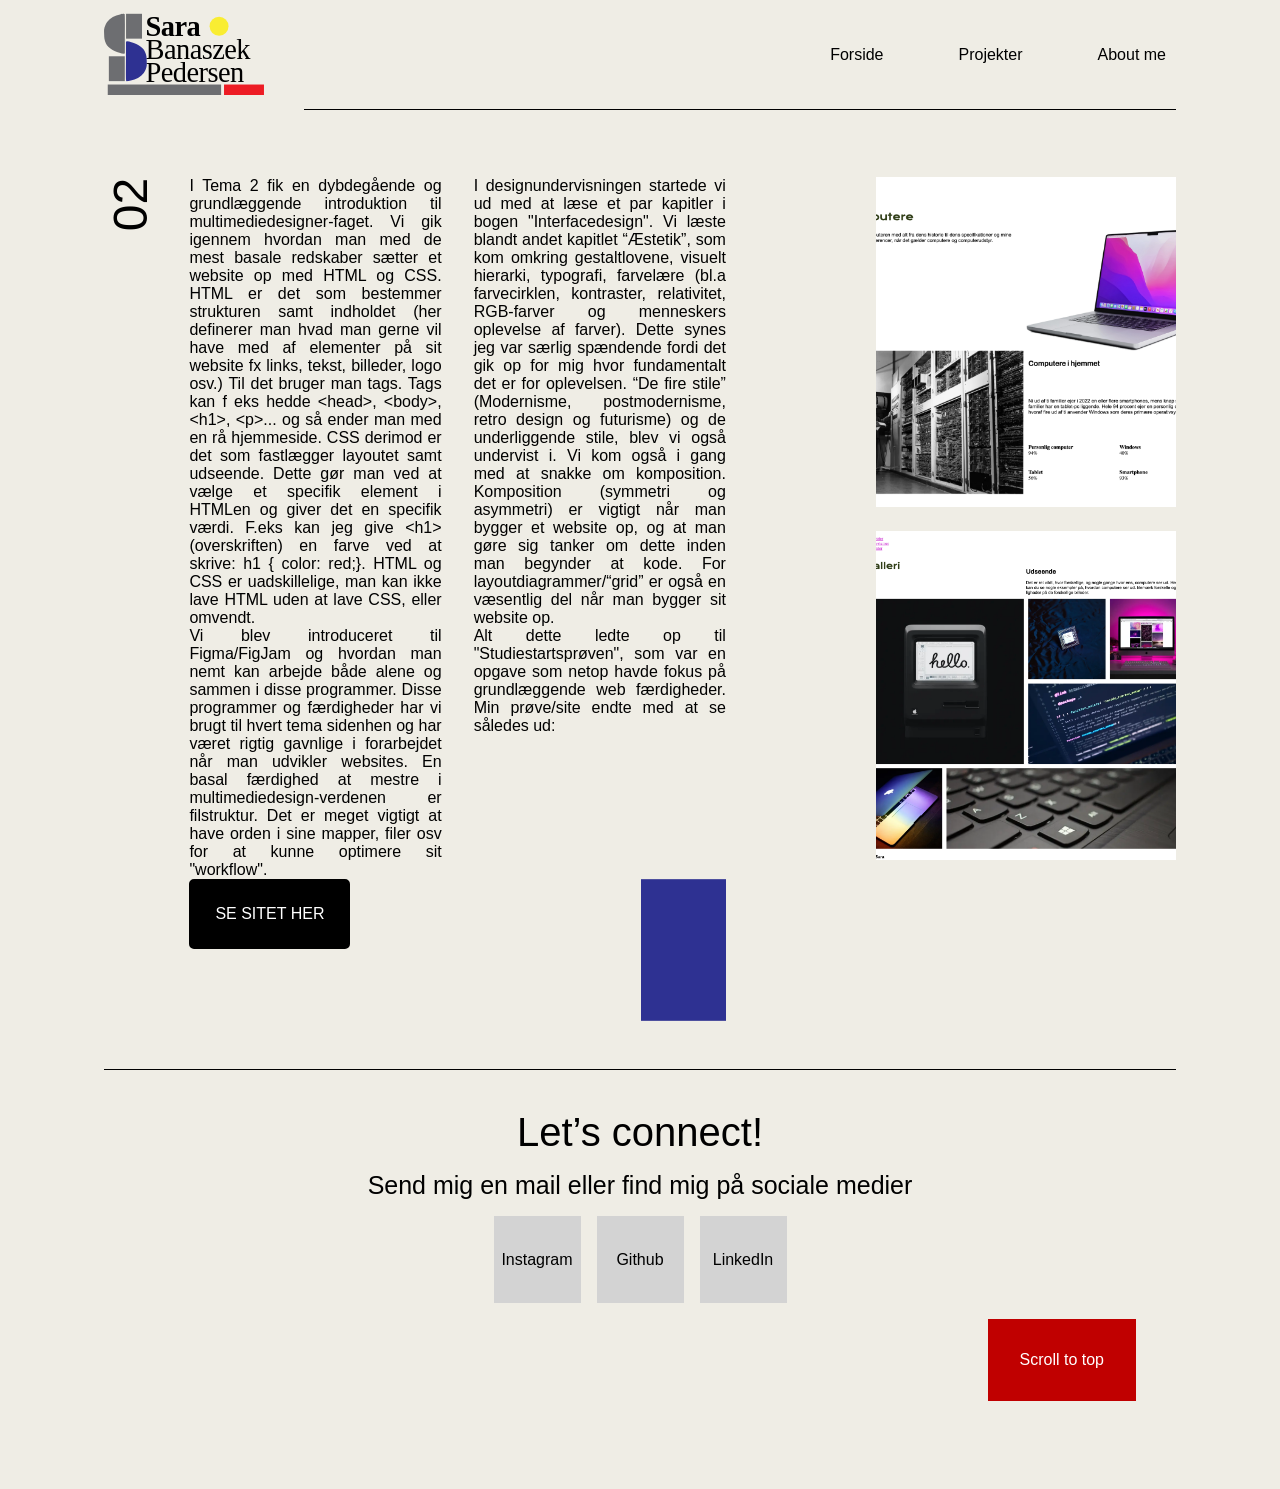
<file: tema02.html>
<!DOCTYPE html>
<html lang="da">

<head>
    <meta charset="UTF-8">
    <meta name="viewport" content="width=device-width, initial-scale=1.0">
    <title>Document</title>
    <link rel="stylesheet" href="general.css">
    <link rel="stylesheet" href="tema02.css">
    <link rel="icon" type="image/x-icon" href="svg/favicon_kvadrat.svg">
</head>

<body>
    <header>
        <div class="menu_container">
            <div class="left">
                <div class="logo">
                    <a href="index.html">
                        <img src="svg/logoet.svg" alt="Logo">
                    </a>
                </div>
            </div>
            <nav class="center">
                <ul class="menu">
                    <li><a href="index.html">Forside</a></li>
                    <li><a href="projekter.html">Projekter</a></li>
                    <li><a href="about_me.html">About me</a></li>
                </ul>
            </nav>

            <div class="right">
                <button class="burger">
                    <span class="line"></span>
                    <span class="line"></span>
                    <span class="line"></span>
                </button>
            </div>
        </div>
    </header>
    <main>
        <div class="tema2-container">
            <div class="tema_txt-container">
                <div class="number">
                    <h3>02</h3>
                </div>
                <div class="tema2info">
                    <div class="text02">
                        <p>I Tema 2 fik en dybdegående og grundlæggende introduktion til multimediedesigner-faget. Vi
                            gik
                            igennem
                            hvordan man med de mest basale redskaber sætter et website op med HTML og CSS.
                            HTML er det som bestemmer strukturen samt indholdet (her definerer man hvad man gerne vil
                            have
                            med
                            af elementer på sit website fx links, tekst, billeder, logo osv.) Til det bruger man tags.
                            Tags
                            kan
                            f
                            eks
                            hedde

                            &lt;head&gt;,

                            &lt;body&gt;,&lt;h1&gt;, &lt;p&gt;... og så ender man med en rå hjemmeside.
                            CSS derimod er det som fastlægger layoutet samt udseende. Dette gør man ved at vælge et
                            specifik element i HTMLen og giver det en specifik værdi. F.eks kan jeg give
                            &lt;h1&gt; (overskriften) en farve ved at skrive: h1 { color: red;}.
                            HTML og CSS er uadskillelige, man kan ikke lave HTML uden at lave CSS, eller omvendt.
                        </p>
                        <p>Vi blev introduceret til Figma/FigJam og hvordan man nemt kan arbejde både alene og sammen i
                            disse
                            programmer. Disse programmer og færdigheder har vi brugt til hvert tema sidenhen og har
                            været
                            rigtig
                            gavnlige i forarbejdet når man udvikler websites.
                            En basal færdighed at mestre i multimediedesign-verdenen er filstruktur. Det er meget
                            vigtigt at
                            have
                            orden i sine mapper, filer osv for at kunne optimere sit "workflow".
                        </p>
                    </div>
                    <div class="text02">
                        <p>I designundervisningen startede vi ud med at læse et par kapitler i bogen "Interfacedesign".
                            Vi læste blandt
                            andet
                            kapitlet “Æstetik”, som kom omkring gestaltlovene, visuelt hierarki, typografi, farvelære
                            (bl.a
                            farvecirklen, kontraster, relativitet, RGB-farver og menneskers oplevelse af farver). Dette
                            synes
                            jeg
                            var særlig spændende fordi det gik op for mig hvor fundamentalt det er for oplevelsen.
                            “De fire stile” (Modernisme, postmodernisme, retro design og futurisme) og de underliggende
                            stile,
                            blev
                            vi også undervist i.
                            Vi kom også i gang med at snakke om komposition. Komposition (symmetri og asymmetri) er
                            vigtigt
                            når
                            man
                            bygger et website op, og at man gøre sig tanker om dette inden man begynder at kode. For
                            layoutdiagrammer/“grid” er også en væsentlig del når man bygger sit website op.
                        </p>
                        <p>Alt dette ledte op til "Studiestartsprøven", som var en opgave som netop havde fokus på
                            grundlæggende
                            web
                            færdigheder. Min prøve/site endte med at se således ud:</p>

                    </div>
                </div>
                <a class="site-link" href="https://sarabape.github.io/studiestartspr-ve_website/"> SE SITET HER</a>
                <div class="figur">
                    <img src="svg/lodret_blaa.svg" alt="blåfigur">
                </div>
            </div>

            <div class="tema2_img-container">
                <div class="tema2_img">
                    <img src="billeder_til_eksamen/forside_tema2.png" alt="tema2">
                </div>
                <div class="tema2_img">
                    <img src="billeder_til_eksamen/galleri_tema2.html.png" alt="tema02">
                </div>

            </div>
        </div>


    </main>
    <footer>
        <div class="footer-container">
            <div class="footer-text">
                <h2>Let’s connect!</h2>
            </div>
            <div class="footer-text2">
                <h3>Send mig en mail eller find mig på sociale medier</h3>
            </div>
            <div class="iconer">
                <ul>
                    <li><a href="https://www.instagram.com/sarabanaszek/">Instagram</a></li>
                    <li><a href="https://github.com/SaraBaPe">Github</a></li>
                    <li><a href="https://www.linkedin.com/in/sara-pedersen-55495a3a3/">LinkedIn</a></li>
                </ul>
            </div>
            <div class="tilbage-knap">
                <a href="#">Scroll to top</a>
            </div>
        </div>
    </footer>
    <script src="menu.js"></script>
</body>

</html>
</file>
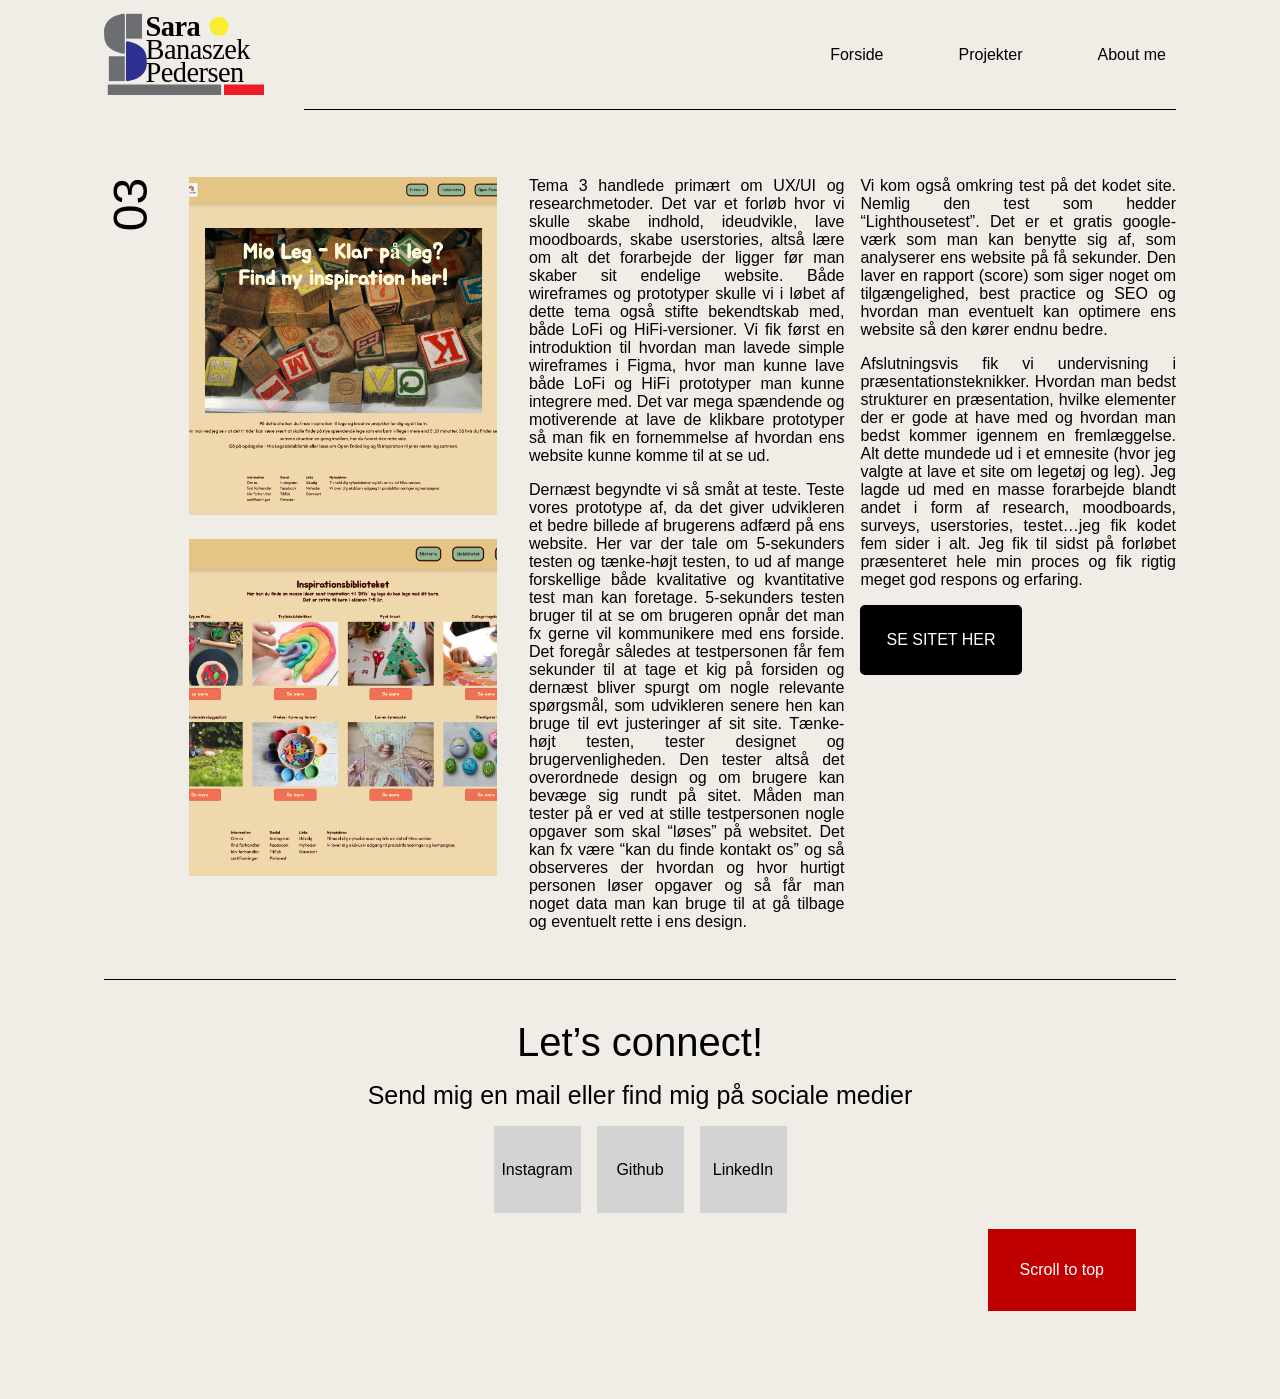
<file: tema03.html>
<!DOCTYPE html>
<html lang="da">

<head>
    <meta charset="UTF-8">
    <meta name="viewport" content="width=device-width, initial-scale=1.0">
    <title>Document</title>
    <link rel="stylesheet" href="general.css">
    <link rel="stylesheet" href="tema03.css">
    <link rel="icon" type="image/x-icon" href="svg/favicon_kvadrat.svg">
</head>

<body>
    <header>
        <div class="menu_container">
            <div class="left">
                <div class="logo">
                    <a href="index.html">
                        <img src="svg/logoet.svg" alt="Logo">
                    </a>
                </div>
            </div>
            <nav class="center">
                <ul class="menu">
                    <li><a href="index.html">Forside</a></li>
                    <li><a href="projekter.html">Projekter</a></li>
                    <li><a href="about_me.html">About me</a></li>
                </ul>
            </nav>

            <div class="right">
                <button class="burger">
                    <span class="line"></span>
                    <span class="line"></span>
                    <span class="line"></span>
                </button>
            </div>
        </div>
    </header>
    <main>

        <div class="tema3-container">
            <div class="number">
                <h3>03</h3>
            </div>
            <div class="tema3-images">
                <div class="img_03"><img src="billeder_til_eksamen/forside_tema3.png" alt="tema3">
                </div>
                <div class="img_03">
                    <img src="billeder_til_eksamen/katalog_tema3.html.png" alt="tema03">
                </div>
            </div>

            <div class="tema3_txt-container">
                <div class="text03">
                    <p>Tema 3 handlede primært om UX/UI og researchmetoder. Det var et forløb hvor vi skulle skabe
                        indhold,
                        ideudvikle, lave moodboards, skabe userstories, altså lære om alt det forarbejde der ligger før
                        man
                        skaber sit endelige website.

                        Både wireframes og prototyper skulle vi i løbet af dette tema også stifte bekendtskab med, både
                        LoFi og
                        HiFi-versioner. Vi fik først en introduktion til hvordan man lavede simple wireframes i Figma,
                        hvor
                        man
                        kunne lave både LoFi og HiFi prototyper man kunne integrere med. Det var mega spændende og
                        motiverende
                        at lave de klikbare prototyper så man fik en fornemmelse af hvordan ens website kunne komme til
                        at
                        se
                        ud.
                    </p>
                    <p>Dernæst begyndte vi så småt at teste. Teste vores prototype af, da det giver udvikleren et bedre
                        billede
                        af brugerens adfærd på ens website. Her var der tale om 5-sekunders testen og tænke-højt testen,
                        to
                        ud
                        af mange forskellige både kvalitative og kvantitative test man kan foretage.
                        5-sekunders testen bruger til at se om brugeren opnår det man fx gerne vil kommunikere med ens
                        forside. Det foregår således at testpersonen får fem sekunder til at tage et kig på forsiden og
                        dernæst
                        bliver spurgt om nogle relevante spørgsmål, som udvikleren senere hen kan bruge til evt
                        justeringer
                        af
                        sit site.
                        Tænke-højt testen, tester designet og brugervenligheden. Den tester altså det overordnede design
                        og
                        om
                        brugere kan bevæge sig rundt på sitet. Måden man tester på er ved at stille testpersonen nogle
                        opgaver
                        som skal “løses” på websitet. Det kan fx være “kan du finde kontakt os” og så observeres der
                        hvordan
                        og
                        hvor hurtigt personen løser opgaver og så får man noget data man kan bruge til at gå tilbage og
                        eventuelt rette i ens design.
                    </p>
                </div>
                <div class="text03">
                    <p>Vi kom også omkring test på det kodet site. Nemlig den test som hedder “Lighthousetest”. Det er
                        et
                        gratis
                        google-værk som man kan benytte sig af, som analyserer ens website på få sekunder. Den laver en
                        rapport
                        (score) som siger noget om tilgængelighed, best practice og SEO og hvordan man eventuelt kan
                        optimere
                        ens website så den kører endnu bedre.</p>
                    <p>Afslutningsvis fik vi undervisning i præsentationsteknikker. Hvordan man bedst strukturer en
                        præsentation, hvilke elementer der er gode at have med og hvordan man bedst kommer igennem en
                        fremlæggelse.
                        Alt dette mundede ud i et emnesite (hvor jeg valgte at lave et site om legetøj og leg). Jeg
                        lagde ud
                        med
                        en masse forarbejde blandt andet i form af research, moodboards, surveys, userstories,
                        testet…jeg
                        fik
                        kodet fem sider i alt. Jeg fik til sidst på forløbet præsenteret hele min proces og fik rigtig
                        meget
                        god
                        respons og erfaring.</p>
                    <a class="site-link" href="https://sarabape.github.io/tema3_emnesite/">SE SITET HER</a>

                </div>

            </div>


        </div>
    </main>
    <footer>
        <div class="footer-container">
            <div class="footer-text">
                <h2>Let’s connect!</h2>
            </div>
            <div class="footer-text2">
                <h3>Send mig en mail eller find mig på sociale medier</h3>
            </div>
            <div class="iconer">
                <ul>
                    <li><a href="https://www.instagram.com/sarabanaszek/">Instagram</a></li>
                    <li><a href="https://github.com/SaraBaPe">Github</a></li>
                    <li><a href="https://www.linkedin.com/in/sara-pedersen-55495a3a3/">LinkedIn</a></li>
                </ul>
            </div>
            <div class="tilbage-knap">
                <a href="#">Scroll to top</a>
            </div>
        </div>
    </footer>
    <script src="menu.js"></script>
</body>

</html>
</file>
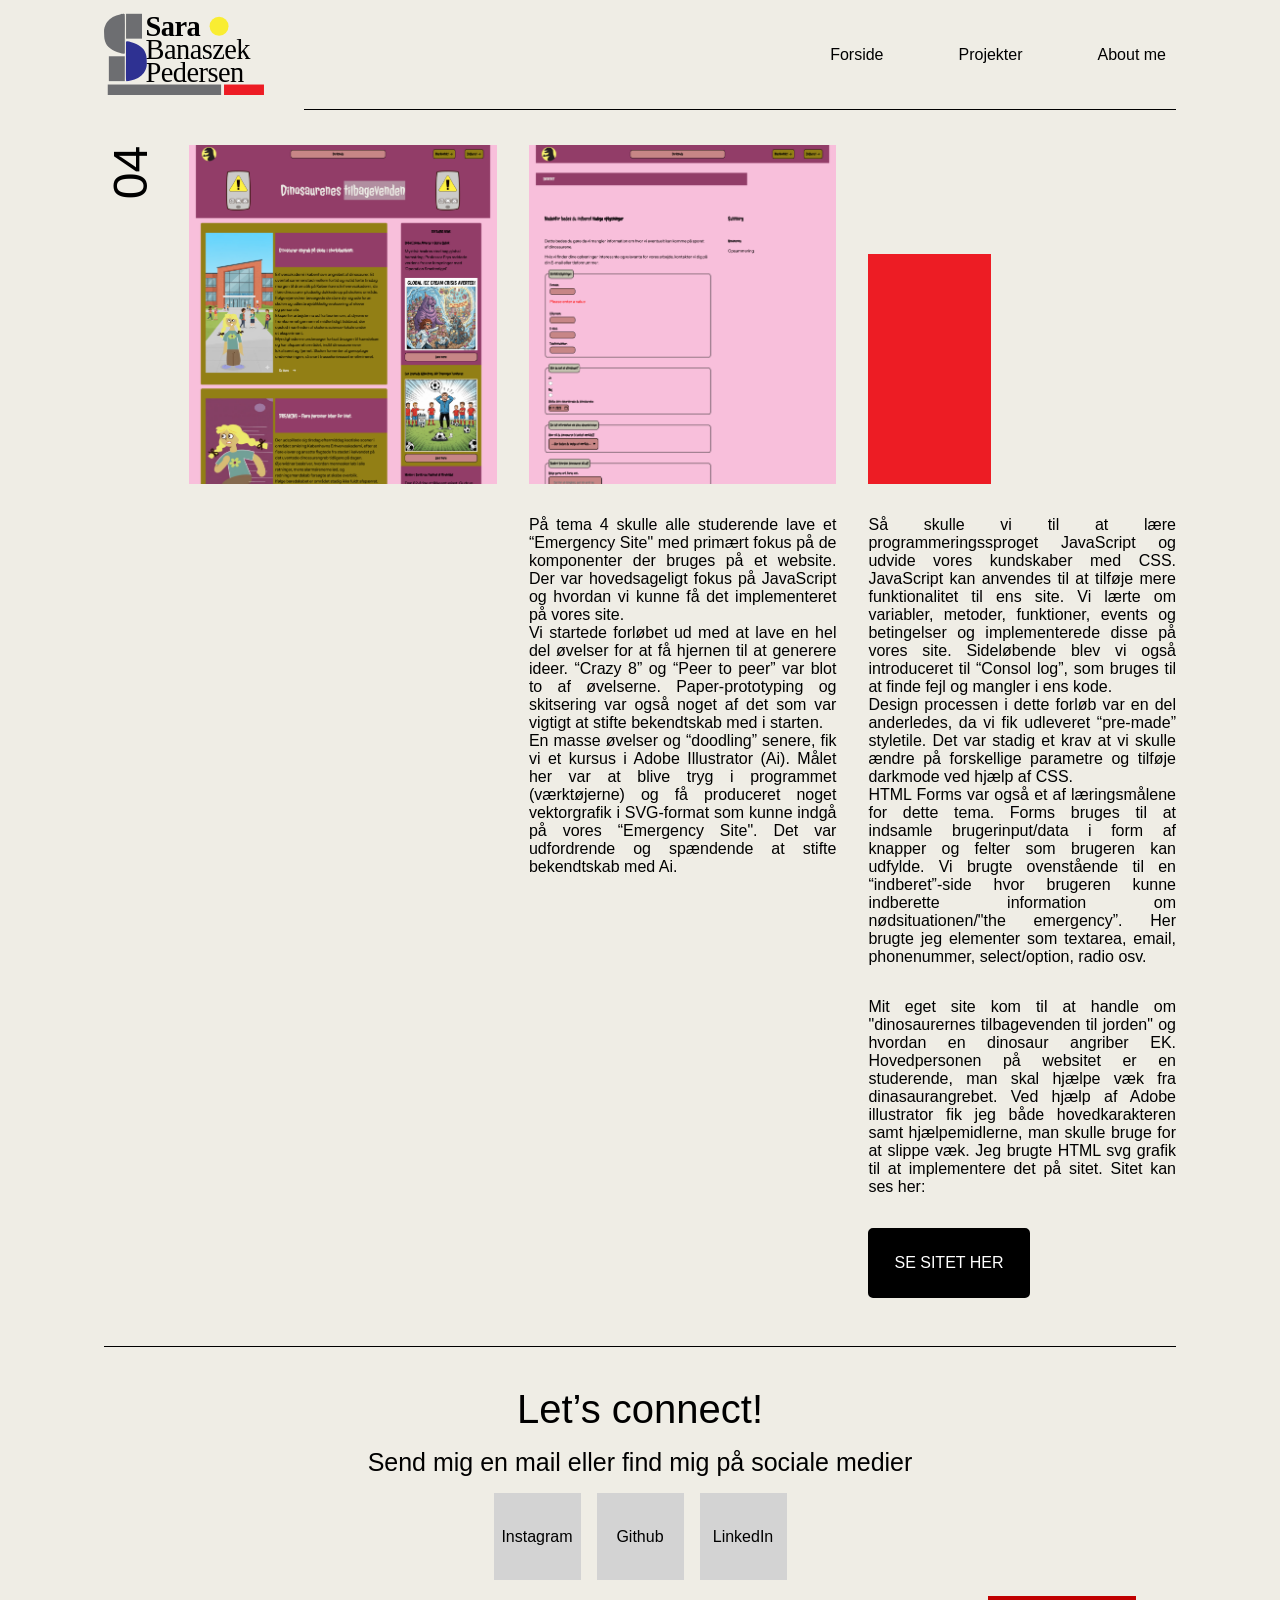
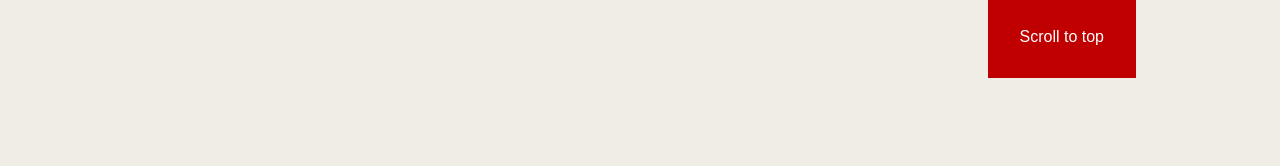
<file: tema04.html>
<!DOCTYPE html>
<html lang="da">

<head>
    <meta charset="UTF-8">
    <meta name="viewport" content="width=device-width, initial-scale=1.0">
    <title>Document</title>
    <link rel="stylesheet" href="general.css">
    <link rel="stylesheet" href="tema04.css">
    <link rel="icon" type="image/x-icon" href="svg/favicon_kvadrat.svg">
</head>

<body>
    <header>
        <div class="menu_container">
            <div class="left">
                <div class="logo">
                    <a href="index.html">
                        <img src="svg/logoet.svg" alt="Logo">
                    </a>
                </div>
            </div>
            <nav class="center">
                <ul class="menu">
                    <li><a href="index.html">Forside</a></li>
                    <li><a href="projekter.html">Projekter</a></li>
                    <li><a href="about_me.html">About me</a></li>
                </ul>
            </nav>

            <div class="right">
                <button class="burger">
                    <span class="line"></span>
                    <span class="line"></span>
                    <span class="line"></span>
                </button>
            </div>
        </div>
    </header>
    <main>
        <div class="tema4-container">
            <div class="number">
                <h3>04</h3>
            </div>




            <div class="img_tema4"><img src="billeder_til_eksamen/forside_tema4.html.png" alt="tema4">
            </div>
            <div class="img_tema4">
                <img src="billeder_til_eksamen/indberet_tema4.html.png" alt="tema04">
            </div>
            <div class="roed_kasse">
                <img src="svg/lodret_roed.svg" alt="rød kasse">
            </div>



            <div class="tema4_txt-container">
                <div class="text_4">
                    <p>På tema 4 skulle alle studerende lave et “Emergency Site" med primært fokus på de komponenter der
                        bruges
                        på et website. Der var hovedsageligt fokus på JavaScript og hvordan vi kunne få det
                        implementeret på
                        vores site.</p>
                    <p>Vi startede forløbet ud med at lave en hel del øvelser for at få hjernen til at generere ideer.
                        “Crazy 8”
                        og “Peer to peer” var blot to af øvelserne. Paper-prototyping og skitsering var også noget af
                        det
                        som
                        var vigtigt at stifte bekendtskab med i starten.</p>
                    <p>En masse øvelser og “doodling” senere, fik vi et kursus i Adobe Illustrator (Ai). Målet her var
                        at
                        blive
                        tryg i programmet (værktøjerne) og få produceret noget vektorgrafik i SVG-format som kunne indgå
                        på
                        vores “Emergency Site". Det var udfordrende og spændende at stifte bekendtskab med Ai.
                    </p>
                </div>
                <div class="text_4">
                    <p>Så skulle vi til at lære programmeringssproget JavaScript og udvide vores kundskaber med CSS.
                        JavaScript kan anvendes til at tilføje mere funktionalitet til ens site. Vi lærte om variabler,
                        metoder,
                        funktioner, events og betingelser og implementerede disse på vores site. Sideløbende blev vi
                        også
                        introduceret til “Consol log”, som bruges til at finde fejl og mangler i ens kode.
                    </p>
                    <p>Design processen i dette forløb var en del anderledes, da vi fik udleveret “pre-made” styletile.
                        Det
                        var
                        stadig et krav at vi skulle ændre på forskellige parametre og tilføje darkmode ved hjælp af CSS.
                    </p>
                    <p>HTML Forms var også et af læringsmålene for dette tema. Forms bruges til at indsamle
                        brugerinput/data
                        i
                        form af knapper og felter som brugeren kan udfylde.
                        Vi brugte ovenstående til en “indberet”-side hvor brugeren kunne indberette information om
                        nødsituationen/"the emergency”. Her brugte jeg elementer som textarea, email, phonenummer,
                        select/option, radio osv.</p>
                </div>
                <div class="text_4">
                    <p>Mit eget site kom til at handle om "dinosaurernes tilbagevenden til jorden" og hvordan en
                        dinosaur
                        angriber EK. Hovedpersonen på websitet er en studerende, man skal hjælpe væk fra
                        dinasaurangrebet.
                        Ved
                        hjælp af Adobe illustrator fik jeg både hovedkarakteren samt hjælpemidlerne, man skulle bruge
                        for at
                        slippe væk. Jeg brugte HTML svg grafik til at implementere det på sitet. Sitet kan ses her: </p>
                </div>
                <a class="site-link" href="https://sarabape.github.io/emergency-main/">SE SITET HER</a>
            </div>
        </div>


    </main>
    <footer>
        <div class="footer-container">
            <div class="footer-text">
                <h2>Let’s connect!</h2>
            </div>
            <div class="footer-text2">
                <h3>Send mig en mail eller find mig på sociale medier</h3>
            </div>
            <div class="iconer">
                <ul>
                    <li><a href="https://www.instagram.com/sarabanaszek/">Instagram</a></li>
                    <li><a href="https://github.com/SaraBaPe">Github</a></li>
                    <li><a href="https://www.linkedin.com/in/sara-pedersen-55495a3a3/">LinkedIn</a></li>
                </ul>
            </div>
            <div class="tilbage-knap">
                <a href="#">Scroll to top</a>
            </div>
        </div>
    </footer>


</body>
<script src="menu.js"></script>

</html>
</file>
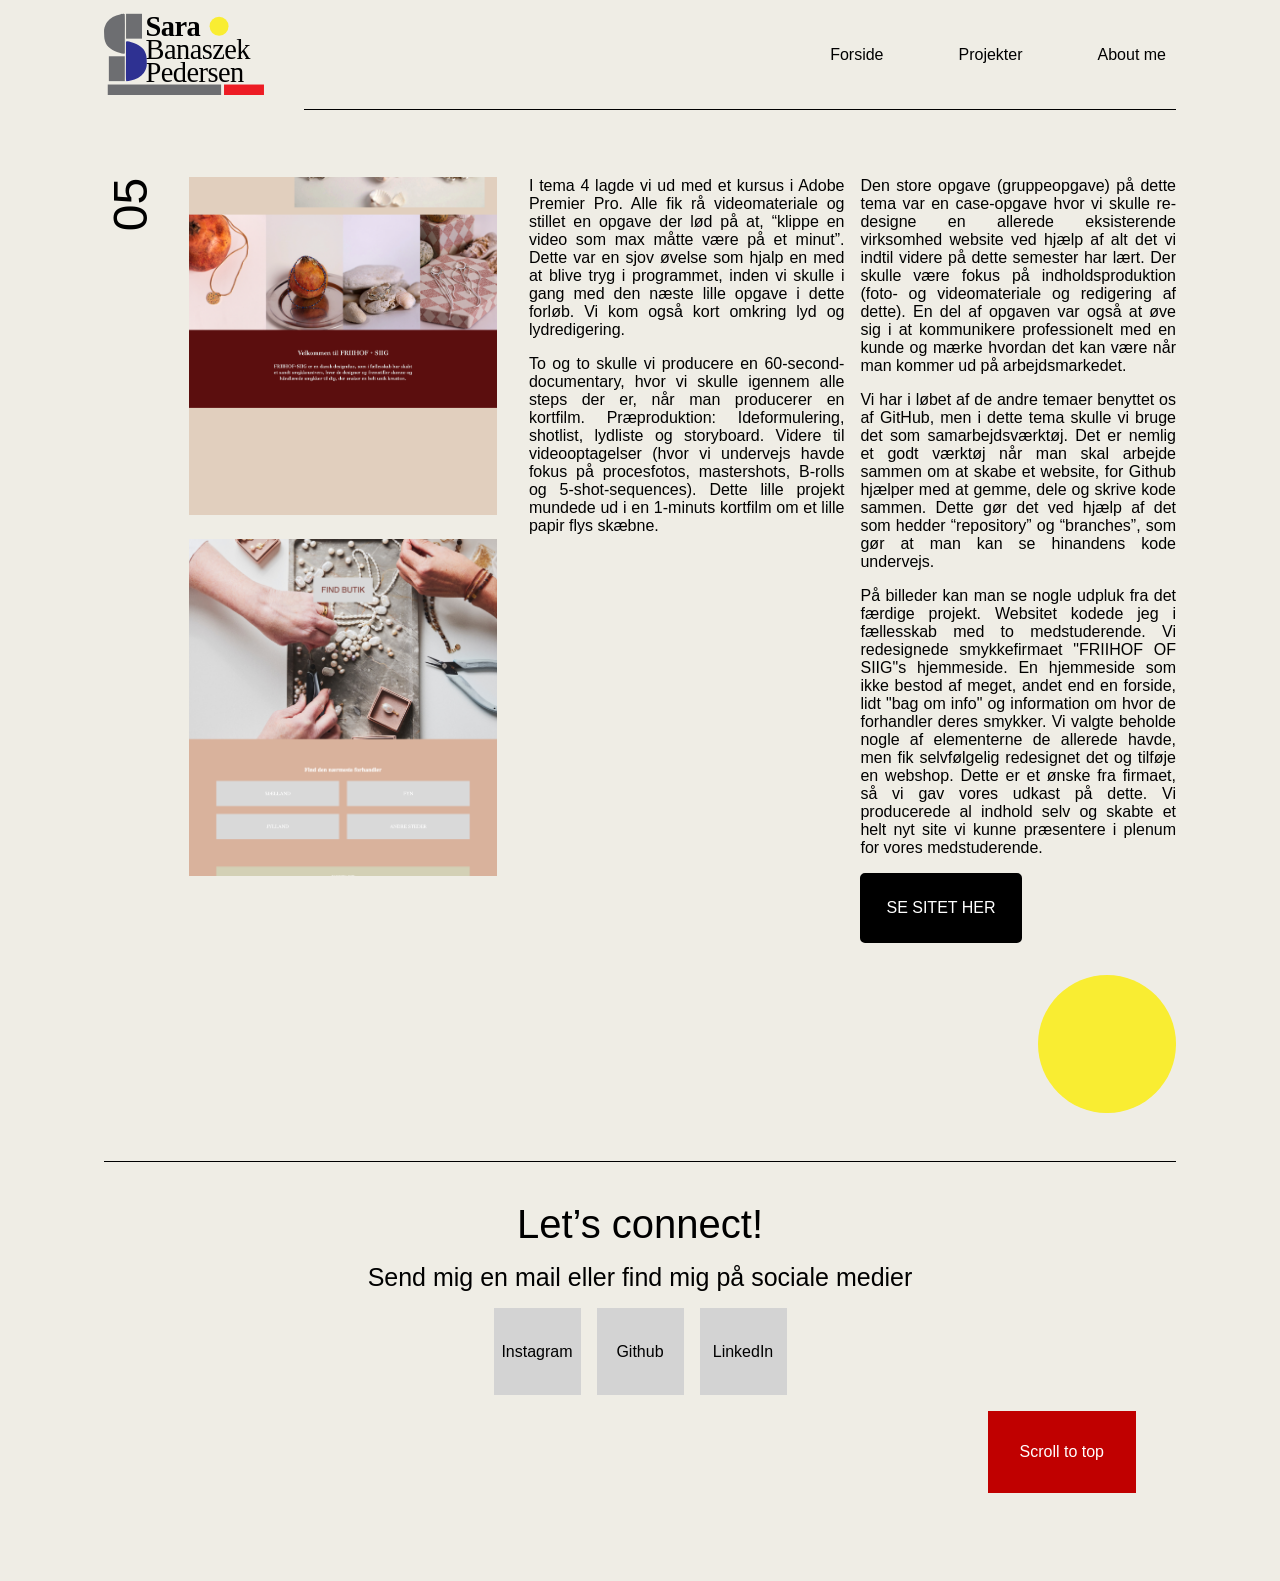
<file: tema05.html>
<!DOCTYPE html>
<html lang="da">

<head>
    <meta charset="UTF-8">
    <meta name="viewport" content="width=device-width, initial-scale=1.0">
    <title>Document</title>
    <link rel="stylesheet" href="general.css">
    <link rel="stylesheet" href="tema05.css">
    <link rel="icon" type="image/x-icon" href="svg/favicon_kvadrat.svg">
</head>

<body>
    <header>
        <div class="menu_container">
            <div class="left">
                <div class="logo">
                    <a href="index.html">
                        <img src="svg/logoet.svg" alt="Logo">
                    </a>
                </div>
            </div>
            <nav class="center">
                <ul class="menu">
                    <li><a href="index.html">Forside</a></li>
                    <li><a href="projekter.html">Projekter</a></li>
                    <li><a href="about_me.html">About me</a></li>
                </ul>
            </nav>

            <div class="right">
                <button class="burger">
                    <span class="line"></span>
                    <span class="line"></span>
                    <span class="line"></span>
                </button>
            </div>
        </div>
    </header>
    <main>
        <div class="tema5-container">
            <div class="number">
                <h3>05</h3>
            </div>
            <div class="tema5-images">
                <div class="img-fem">
                    <img src="billeder_til_eksamen/forside_tema5.html.png" alt="tema5">
                </div>
                <div class="img-fem">
                    <img src="billeder_til_eksamen/findos_tema5.html.png" alt="tema05">
                </div>
            </div>


            <div class="tema5_txt-container">
                <div class="text5">
                    <p>I tema 4 lagde vi ud med et kursus i Adobe Premier Pro. Alle fik rå videomateriale og stillet en
                        opgave
                        der lød på at, “klippe en video som max måtte være på et minut”. Dette var en sjov øvelse som
                        hjalp
                        en
                        med at blive tryg i programmet, inden vi skulle i gang med den næste lille opgave i dette
                        forløb. Vi
                        kom
                        også kort omkring lyd og lydredigering.</p>
                    <p>To og to skulle vi producere en 60-second-documentary, hvor vi skulle igennem alle steps der er,
                        når
                        man
                        producerer en kortfilm. Præproduktion: Ideformulering, shotlist, lydliste og storyboard. Videre
                        til
                        videooptagelser (hvor vi undervejs havde fokus på procesfotos, mastershots, B-rolls og
                        5-shot-sequences). Dette lille projekt mundede ud i en 1-minuts kortfilm om et lille papir flys
                        skæbne.</p>
                </div>
                <div class="text5">
                    <p>Den store opgave (gruppeopgave) på dette tema var en case-opgave hvor vi skulle re-designe en
                        allerede
                        eksisterende virksomhed website ved hjælp af alt det vi indtil videre på dette semester har
                        lært.
                        Der
                        skulle være fokus på indholdsproduktion (foto- og videomateriale og redigering af dette). En del
                        af
                        opgaven var også at øve sig i at kommunikere professionelt med en kunde og mærke hvordan det kan
                        være
                        når man kommer ud på arbejdsmarkedet.</p>
                    <p>
                        Vi har i løbet af de andre temaer benyttet os af GitHub, men i dette tema skulle vi bruge det
                        som
                        samarbejdsværktøj. Det er nemlig et godt værktøj når man skal arbejde sammen om at skabe et
                        website,
                        for
                        Github hjælper med at gemme, dele og skrive kode sammen. Dette gør det ved hjælp af det som
                        hedder
                        “repository” og “branches”, som gør at man kan se hinandens kode undervejs. </p>
                </div>
                <div class="text5">
                    <p>På billeder kan man se nogle udpluk fra det færdige projekt. Websitet kodede jeg i fællesskab med
                        to
                        medstuderende. Vi redesignede smykkefirmaet "FRIIHOF OF SIIG"s hjemmeside. En hjemmeside som
                        ikke
                        bestod af meget, andet end en forside, lidt "bag om info" og information om hvor de forhandler
                        deres
                        smykker. Vi valgte beholde nogle af elementerne de allerede havde, men fik selvfølgelig
                        redesignet det og tilføje en webshop.
                        Dette
                        er et ønske fra
                        firmaet, så vi gav vores udkast på dette. Vi producerede al indhold selv og skabte et helt nyt
                        site
                        vi kunne præsentere i plenum for vores medstuderende.
                    </p>
                    <a class="site-link" href="https://sofh003.github.io/VirksomhedsProjekt/">SE SITET HER</a>

                </div>

            </div>
            <img class="prikken" src="svg/gul_prik.svg" alt="gul prik">

        </div>

    </main>
    <footer>
        <div class="footer-container">
            <div class="footer-text">
                <h2>Let’s connect!</h2>
            </div>
            <div class="footer-text2">
                <h3>Send mig en mail eller find mig på sociale medier</h3>
            </div>
            <div class="iconer">
                <ul>
                    <li><a href="https://www.instagram.com/sarabanaszek/">Instagram</a></li>
                    <li><a href="https://github.com/SaraBaPe">Github</a></li>
                    <li><a href="https://www.linkedin.com/in/sara-pedersen-55495a3a3/">LinkedIn</a></li>
                </ul>
            </div>
            <div class="tilbage-knap">
                <a href="#">Scroll to top</a>
            </div>
        </div>
    </footer>
    <script src="menu.js"></script>
</body>

</html>
</file>
<file: general.css>
* {
  margin: 0px;
  padding: 0px;
  box-sizing: border-box;
  font-family: "urw-form-condensed", sans-serif;
  font-weight: 400;
  font-style: normal;
  font-size: 16px;
}

html {
  scroll-behavior: smooth;
}

header {
  position: sticky;
  top: 0;
  background-color: #efede5;
  z-index: 100;
  padding: 0px 6.5rem 0.2rem;
}

.menu_container {
  display: flex;
  gap: 2.5rem;
}
main {
  padding: 0 6.5rem;
}

footer {
  padding: 3rem 6.5rem;
}

.logo a {
  width: 10rem;
  height: auto;
  display: block;
}

.left {
  padding: 0.7rem 0;
}

/* .left,
.center,
.right {
  flex: 1;
} */

.center {
  display: flex;
  justify-content: end;
  flex: 1;
  align-items: center;
  border-bottom: solid 1.5px black;
}

.right {
  display: none;
}

.menu {
  display: flex;
  list-style: none;
  gap: 55px;
}

.menu a {
  padding: 10px;
  color: black;
  font-family: "futura-100", sans-serif;
  font-weight: 60;
  font-style: normal;
  text-decoration: none;
  transition: 0.2s;
  text-align: center;
}

.menu a:hover {
  color: gray;
}

.burger {
  width: 35px;
  height: 20px;
  cursor: pointer;
}

.burger .line {
  display: block;
  width: 100%;
  height: 2px;
  background-color: black;
  margin-bottom: 4px;
  transition: 0.2s linear;
}

.burger {
  display: none;
}

body {
  background-color: #efede5;
}

img {
  width: 100%;
  height: 100%;
  object-fit: cover;
}

h1 {
  font-family: "new-order",  sans-serif;
  font-weight: 700;
  font-style: normal;
  font-size: 96px;
}

h2 {
  font-family: "futura-100", sans-serif;
  font-weight: 400;
  font-style: normal;
  font-size: 40px;
}

h3 {
  font-family: "urw-form-condensed", sans-serif;
  font-weight: 400;
  font-style: normal;
  font-size: 25px;
}

p {
  font-family: "urw-form-condensed", sans-serif;
  font-weight: 400;
  font-style: normal;
  font-size: 16px;
}

.footer-container {
  display: flex;
  flex-direction: column;
  gap: 1rem;
  padding: 2.5rem;
  border-top: solid 1.5px black;
}

.footer-text {
  display: flex;
  justify-content: center;
  align-items: center;
}

.footer-text2 {
  display: flex;
  justify-content: center;
  align-items: center;
}

.iconer {
  display: flex;
  justify-content: center;
  align-items: center;
}
.iconer ul {
  display: flex;
  justify-content: space-between;
  gap: 1rem;
}

.iconer li {
  list-style: none;
  width: 87px;
  height: 87px;
  background-color: lightgrey;
  transition: ease-in-out 0.2s;
}

.iconer li:hover {
  transform: scale(1.07);
}

.iconer a {
  text-decoration: none;
  color: black;
  width: 100%;
  height: 100%;
  display: flex;
  justify-content: center;
  align-items: center;
}

.tilbage-knap {
  display: flex;
  justify-content: end;
  align-items: center;
  transition: ease-in-out 0.2s;
}

.tilbage-knap:hover a:hover {
  transform: scale(1.07);
}

.tilbage-knap a {
  background-color: #c00000;
  color: white;
  text-decoration: none;
  padding: 2rem;
  transition: ease-in-out 0.2s;
}

.site-link {
  color: white;
  text-decoration: none;
  background-color: black;
  width: fit-content;
  height: fit-content;
  padding: 1.5rem;
  border-radius: 5px;
  transition: ease 0.2s;
  border: solid 2px black;
}

@media screen and (max-width: 800px) {
  main {
    padding: 1rem;
  }

  header {
    padding: 0 1rem;
  }

  .menu {
    display: none;
  }

  .center {
    border-bottom: 0;
  }

  .menu_container {
    border-bottom: solid 1.5px black;
    padding: 0 0.75rem;
  }

  .logo a {
    width: 6rem;
  }

  .right {
    display: flex;
    align-items: center;
    justify-content: end;
    margin-left: auto;
  }

  .burger {
    display: block;
    background-color: transparent;
    border: 0;
    padding: 4px;
  }

  .burger.active .line:nth-child(1) {
    transform: rotate(45deg) translate(5px, 5px);
    transition: 0.2s linear;
  }

  .burger.active .line:nth-child(2) {
    opacity: 0;
    transition: 0.15s linear;
  }

  .burger.active .line:nth-child(3) {
    transform: rotate(-45deg) translate(4px, -4px);
    transition: 0.2s linear;
  }

  nav.active.center .menu {
    display: block;
    background-color: #efede5;
    position: absolute;
    top: 76px;
    left: 0;
    width: 100%;
    /* box-shadow: 0 5px 5px black (0, 0, 0, 0.1); */
    z-index: 1000;
    text-emphasis: center;
    padding: 0 0 1rem;
  }

  nav.active .menu li {
    margin: 10px 20px;
  }

  nav.active .menu a {
    font-size: 25px;
  }

  footer {
    padding: 1rem;
  }

  .footer-container {
    padding: 1.5rem;
  }

  .footer-text2 {
    text-align: center;
  }

  .footer-text2 h3 {
    font-size: 1.2rem;
  }

  .footer-text h2 {
    font-size: 1.75rem;
  }

  .tilbage-knap {
    display: none;
  }
}
</file>
<file: tema02.css>
.tema2-container {
  display: flex;
  gap: 14%;
  margin-top: 4rem;
}

.tema_txt-container {
  display: grid;
  grid-template-columns: repeat(3, auto);
  flex: 3;
  column-gap: 2rem;
}

.tema2info {
  /* display: grid;
  grid-template-columns: repeat(3, 1fr);
  padding: 2rem 6rem;*/
  gap: 2rem;
  display: flex;
  text-align: justify;
  grid-column: 2/4;
}

.tema2_img-container {
  display: flex;
  flex-direction: column;
  gap: 1.5rem;
}

.tema2_img {
  aspect-ratio: 286/314;
  max-width: 300px;
  overflow: hidden;
}

.tema2_img img {
  height: 100%;
}

.to_tal {
  font-size: 48px;
}

.figur {
  max-width: 85px;
  grid-column: 3/4;
  justify-self: end;
}

.number h3 {
  transform: rotate(-90deg);
  transform-origin: center;
  font-size: 3rem;
  /* margin-bottom: 20px; */
  /* margin-top: 75px; */
}

.site-link {
  grid-column: 2/3;
  align-self: flex-start;
}

.site-link:hover {
  background-color: white;
  color: black;
}

@media screen and (max-width: 800px) {
  .tema2-container {
    margin-top: 2rem;
    flex-direction: column;
  }

  .tema_txt-container {
    grid-template-columns: 1fr;
    flex: none;
    padding: 0 1rem;
  }

  .tema2info {
    grid-column: 1;
    flex-direction: column;
  }

  .site-link {
    grid-column: 1;
    justify-self: center;
    margin-top: 1.5rem;
  }

  .figur {
    display: none;
  }

  .number h3 {
    transform: rotate(0);
    text-align: end;
    font-size: 20px;
  }

  .tema2_img-container {
    margin-top: 1.5rem;
  }

  .tema2_img {
    max-width: none;
  }
}
</file>
<file: tema03.css>
.tema3-container {
  margin-top: 4rem;
  display: grid;
  gap: 2rem;
  grid-template-columns: auto repeat(3, 1fr);
}

.tema3_img-container {
  display: grid;
  grid-template-columns: auto 1fr;
  width: fit-content;
  gap: 2rem;
}

.tema3_txt-container {
  grid-column: 3/5;
  display: grid;
  grid-template-columns: repeat(2, 1fr);
  gap: 1rem;
}

.text03 {
  /* display: grid;
  grid-template-columns: repeat(3, 1fr);
  grid-row: 2;
  padding: 2rem 6rem;
  gap: 2rem; */
  text-align: justify;
  display: flex;
  flex-direction: column;
  gap: 1rem;
}

.img_03 {
  aspect-ratio: 286/314;
  overflow: hidden;
  width: fit-content;
}

.tema3-images {
  display: flex;
  flex-direction: column;
  gap: 1.5rem;
}

.img_03 img {
  height: 100%;
}

.number {
  width: fit-content;
  height: fit-content;
}

.number h3 {
  transform: rotate(-90deg);
  transform-origin: center;
  font-size: 3rem;
  grid-column: 1/2;
}

.site-link {
  grid-column: 2/3;
  align-self: flex-start;
  justify-self: end;
}

@media screen and (max-width: 800px) {
  .tema3-container {
    display: flex;
    flex-direction: column;
    margin-top: 1rem;
  }

  .tema3_img-container {
    grid-template-columns: 1fr;
    gap: 1rem;
    width: unset;
  }

  .number {
    width: initial;
  }

  .number h3 {
    transform: rotate(0);
    text-align: end;
    font-size: 20px;
  }

  .tema3-images {
    width: 100%;
  }

  .tema3-images .img_03 {
    max-width: none;
  }

  .tema3-images .img_03:last-child {
    display: none;
  }

  .tema3_txt-container {
    margin-top: 1.5rem;
    padding: 0 1rem;
    display: flex;
    flex-direction: column;
    gap: 1rem;
  }

  .site-link {
    justify-self: center;
    align-self: center;
  }
}
</file>
<file: tema04.css>
.img_tema4 img {
  height: 100%;
  object-position: top;
}

.img_tema4 {
  aspect-ratio: 236 / 260;
  object-position: top;
  overflow: hidden;
  align-self: center;
}

.text_4 {
  /* display: grid;
  grid-template-columns: repeat(2, 1fr);
  padding: 2rem 6rem;
  gap: 2rem; */
  text-align: justify;
}

.tema4_txt-container {
  display: grid;
  grid-template-columns: repeat(2, 1fr);
  gap: 2rem;

  grid-column: 3/5;
}

.roed_kasse {
  width: 123px;
  height: 230px;
  align-self: end;
}

.number {
  width: fit-content;
  height: fit-content;
}

.number h3 {
  transform: rotate(-90deg);
  transform-origin: center;
  font-size: 48px;
}

.tema4_img-container {
  display: flex;
  gap: 2rem;
}

.tema4-head {
  display: flex;
  gap: 1rem;
  grid-column: 2/5;
}

.tema4-container {
  display: grid;
  grid-template-columns: auto repeat(3, 1fr);
  gap: 2rem;
  margin-top: 2rem;
}

.text_4:nth-child(3),
.site-link {
  grid-column: 2;
}
@media screen and (max-width: 800px) {
  .tema4-container {
    grid-template-columns: 1fr;
    gap: 1rem;
  }
  .roed_kasse {
    display: none;
  }

  .tema4-head {
    display: flex;
    flex-direction: column;
    grid-column: 1;
  }

  .number h3 {
    transform: rotate(0);
    margin: 0;
    font-size: 20px;
  }

  .number {
    justify-self: end;
  }

  .img_tema4 img {
    max-width: none;
    height: auto;
  }

  .img_tema4 {
    aspect-ratio: 236/260;
    /* max-width: 300px; */
    object-position: top;
    overflow: hidden;
    align-self: center;
  }

  .img_tema4:not(:has(+ .img_tema4)) {
    display: none;
  }

  .tema4_txt-container {
    display: flex;
    flex-direction: column;
    padding: 1rem;
    grid-column: 1;
  }

  .text_4:nth-child(3),
  .site-link {
    grid-column: 1;
  }

  .site-link {
    justify-self: center;
    align-self: center;
  }
}
</file>
<file: tema05.css>
.tema5-container {
  margin-top: 4rem;
  display: grid;
  gap: 2rem;
  grid-template-columns: auto repeat(3, 1fr);
  align-items: start;
}

.prikken {
  grid-column: 4/5;
  max-width: 138px;
  justify-self: end;
}

.tema5_img-container {
  display: grid;
  grid-template-columns: auto 1fr;
  width: fit-content;
  gap: 2rem;
}

.tema5_txt-container {
  grid-column: 3/5;
  display: grid;
  grid-template-columns: repeat(2, 1fr);
  gap: 1rem;
  align-items: start;
}

.text5 {
  text-align: justify;
  display: flex;
  flex-direction: column;
  gap: 1rem;
}

.text5:not(:has(+ .text5)) {
  grid-column: 2;
}

.img-fem {
  aspect-ratio: 286/314;
  overflow: hidden;
  width: fit-content;
}

.tema5-images {
  display: flex;
  flex-direction: column;
  gap: 1.5rem;
}

.img-5 img {
  height: 100%;
}

.number {
  width: fit-content;
  height: fit-content;
}

.number h3 {
  transform: rotate(-90deg);
  transform-origin: center;
  font-size: 3rem;
  grid-column: 1/2;
}

.site-link {
  grid-column: 2/3;
  align-self: flex-start;
  justify-self: end;
}

@media screen and (max-width: 800px) {
  .prikken {
    display: none;
  }

  .tema5-container {
    display: flex;
    flex-direction: column;
    margin-top: 1rem;
  }

  .tema5_img-container {
    grid-template-columns: 1fr;
    gap: 1rem;
    width: unset;
  }

  .number {
    width: initial;
  }

  .number h3 {
    transform: rotate(0);
    text-align: end;
    font-size: 20px;
  }

  .tema5-images {
    width: 100%;
  }

  .tema5-images .img-fem {
    max-width: none;
  }

  .img-fem img {
    object-position: top;
  }

  .tema5-images .img-fem:last-child {
    display: none;
  }

  .tema5_txt-container {
    margin-top: 1.5rem;
    padding: 0 1rem;
    display: flex;
    flex-direction: column;
    gap: 1rem;
  }

  .site-link {
    justify-self: center;
    align-self: center;
  }
}
</file>
